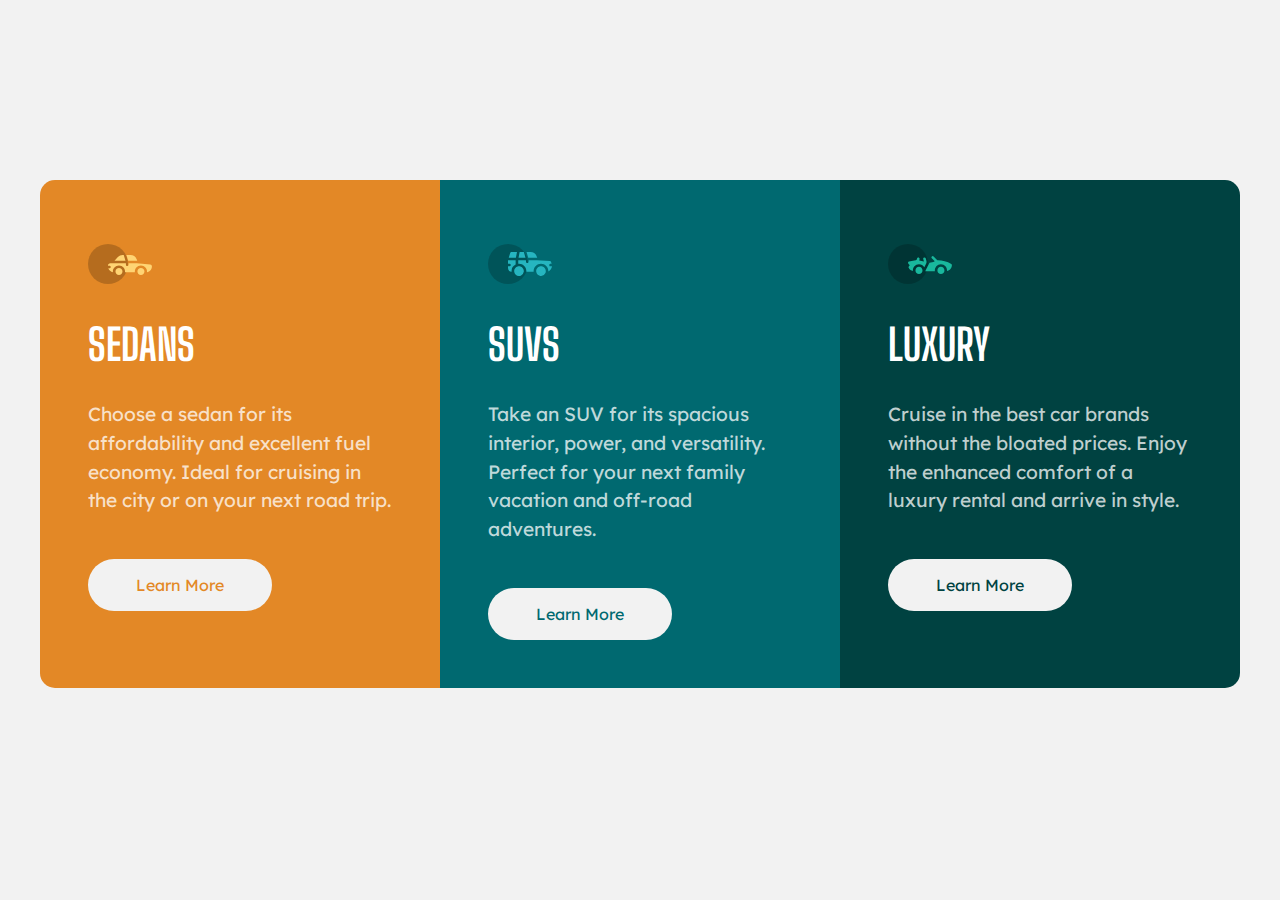
<file: 3-column-preview-card-component-main/index.html>
<!DOCTYPE html>
<html lang="en">
<head>
  <meta charset="UTF-8">
  <meta name="viewport" content="width=device-width, initial-scale=1.0"> <!-- displays site properly based on user's device -->
  <link rel="icon" type="image/png" sizes="32x32" href="./images/favicon-32x32.png">
  <link rel="preconnect" href="https://fonts.googleapis.com">
  <link rel="preconnect" href="https://fonts.gstatic.com" crossorigin>
  <link href="https://fonts.googleapis.com/css2?family=Big+Shoulders+Display:wght@700&family=Lexend+Deca&display=swap" rel="stylesheet">
  <title>Frontend Mentor | 3-column preview card component</title>
  <link rel="stylesheet" href="style.css">
</head>
<body>
  
  <div class="column-preview grid">
    <div class="card sedan">
      <img src="images/icon-sedans.svg" alt="sedans icon img" class="icon">
      <h1 class="title">Sedans</h1>
      <p class="description">
        Choose a sedan for its affordability and excellent fuel economy. Ideal for cruising in the city 
  or on your next road trip.
      </p>
      <a href="" class="button">Learn More</a>
    </div>
    <div class="card suvs">
      <img src="images/icon-suvs.svg" alt="suv icon img" class="icon">
      <h1 class="title">SUVs</h1>
      <p class="description">
        Take an SUV for its spacious interior, power, and versatility. Perfect for your next family vacation 
  and off-road adventures.
      </p>
      <a href="" class="button">Learn More</a>
    </div>
    <div class="card luxury">
      <img src="images/icon-luxury.svg" alt="luxury icon img" class="icon">
      <h1 class="title">Luxury</h1>
      <p class="description">
        Cruise in the best car brands without the bloated prices. Enjoy the enhanced comfort of a luxury 
  rental and arrive in style.
      </p>
      <a href="" class="button">Learn More</a>
    </div>
  </div>
  
</body>
</html>
</file>
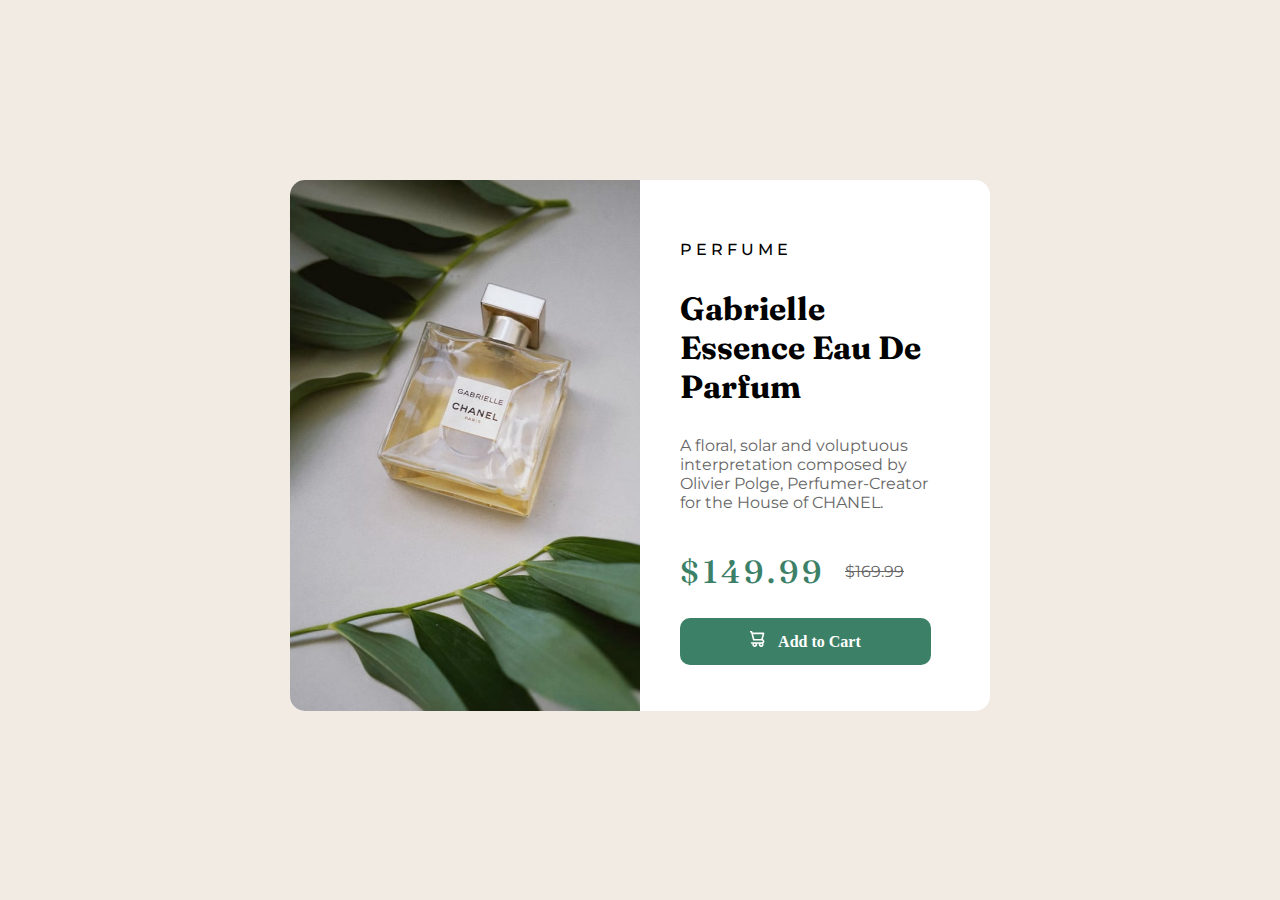
<file: product-preview-card-component-main/index.html>
<!DOCTYPE html>
<html lang="en">
<head>
  <meta charset="UTF-8">
  <meta name="viewport" content="width=device-width, initial-scale=1.0"> <!-- displays site properly based on user's device -->

  <link rel="icon" type="image/png" sizes="32x32" href="./images/favicon-32x32.png">
  <link rel="preconnect" href="https://fonts.googleapis.com">
  <link rel="preconnect" href="https://fonts.gstatic.com" crossorigin>
  <link href="https://fonts.googleapis.com/css2?family=Fraunces:wght@700&family=Montserrat:wght@500;700&display=swap" rel="stylesheet">
  
  <title>Frontend Mentor | Product preview card component</title>
  <link rel="stylesheet" href="style.css">
  <link rel="preconnect" href="https://fonts.googleapis.com">
</head>
<body class="grid">

  <div class="card">
    <div class="card-header">
      <img src="images/image-product-mobile.jpg" alt="">
    </div>
    <div class="card-content">
        <h2 class="muted-title">Perfume</h2>
        <h1 class="title">Gabrielle Essence Eau De Parfum</h1>
        <p class="description">
          A floral, solar and voluptuous interpretation composed by Olivier Polge, 
        Perfumer-Creator for the House of CHANEL.
        </p>
        <div class="price">
          <h2 class="discount-price">$149.99</h2>
          <p class="actual-price">$169.99</p>
        </div>
        <a class="button"> <img src="images/icon-cart.svg" alt=""> Add to Cart</a>
    </div>
    </section>
  </div>

</body>
</html>
</file>
<file: 3-column-preview-card-component-main/style.css>
/* variables */
:root {
    --primary: hsl(31, 77%, 52%);
    --secondary: hsl(184, 100%, 22%);
    --tertiary: hsl(179, 100%, 13%);
    --paragraph: hsla(0, 0%, 100%, 0.75);
    --background: hsl(0, 0%, 95%);
}

/* reset */
* {
    box-sizing: border-box;
}

body, h1, p, a {
    margin: 0;
    padding: 0;
    text-decoration: none;
}


/* fonts */
h1 {
    font-family: 'Big Shoulders Display', cursive;
    text-transform: uppercase;
    font-size: 2.7rem;
    color: white;
}

p, a {
    font-family: 'Lexend Deca', sans-serif;
}

p {
    font-size: 1.2rem;
}

/* base style */
body {
    background: var(--background);
}

a.button {
    background-color: var(--background);
    padding: 1em 3em;
    border-radius: 30px;
}

a.button:active {
    background-color: transparent;
    border: 3px solid white;
    color: white;
}

/* mobile style */
.grid {
    display: grid;
    grid-template-columns: 400px;
    justify-content: center;
}

.column-preview {
    margin: 100px 0;
}

.card {
    padding: 4em 3em;
}

.card h1 {
    margin: 30px 0;
}

.description {
    margin-bottom: 60px;
    color: var(--paragraph);
    line-height: 1.8rem;
}

.card:nth-child(1) {
    border-radius: 15px 15px 0 0;
}

.card:nth-child(3) {
    border-radius: 0 0 15px 15px;
}

.sedan {
    background-color: var(--primary);
}

.sedan .button {
    color: var(--primary);
}

.suvs {
    background-color: var(--secondary);
}

.suvs .button {
    color: var(--secondary);
}

.luxury {
    background-color: var(--tertiary);
}

.luxury .button {
    color: var(--tertiary);
}

/* desktop style */
@media screen and (min-width: 1200px) {
    .grid {
        display: grid;
        grid-template-columns: repeat(3, 400px);
        justify-content: center;
    }

    .column-preview {
        margin: 20vh 0;
    }

    .card:nth-child(1) {
        border-radius: 15px 0 0 15px;
    }
    
    .card:nth-child(3) {
        border-radius: 0 15px 15px 0;
    }
}
</file>
<file: product-preview-card-component-main/style.css>
/* Variables */
:root {
	--primary: hsl(158, 36%, 37%);
	--secondary: hsl(30, 38%, 92%);
}
/* Fonts */
@import url('https://fonts.googleapis.com/css2?family=Fraunces:wght@700&family=Montserrat:wght@500;700&display=swap');

.card-content h2, p {
	font-family: 'Montserrat', sans-serif;
}

.price h2, .card-content h1 {
	font-family: 'Fraunces', serif;		
} 

.card-content h2 {
	font-size: 1rem;
	font-weight: 500;
	text-transform: uppercase;
	letter-spacing: 4px;
}

.card-content h1 {
	font-size: 2rem;
}

.card-content p {
	font-size: 1rem;
}

.price h2 {
	font-size: 2rem;
}

.price p {
	text-decoration: line-through;
}

a.button {
	font-weight: 700;
}


/* Reset */
* {
	box-sizing: border-box;
}

body, p, a, h1, h2, h3 {
	margin: 0;
	padding: 0;
	text-decoration: none;
}

/* Base style */
body {
	overflow-x: hidden;
	background-color: var(--secondary);
}

.button {
	background-color: var(--primary);
	padding: 20px 100px;
	border-radius: 10px;
	margin: 0 auto;
	color: white;
}


/* Mobile Style */
.card {
	width: 400px;
	margin: 50px auto;
	background-color: white;
	border-radius: 15px;
}

.title {
	margin-top: 20px;
}

.card-content {
	padding: 30px 40px 50px;
}

.card-header img {
	background-image: url(images/image-product-mobile.jpg);
	width: 100%;
	border-radius: 15px 15px 0 0;
}

.description {
	margin-top: 20px;
	color: #666;
}

.price {
	display: flex;
	padding: 20px 0;
	margin-bottom: 20px;
}

.discount-price {
	color: var(--primary);
}

.actual-price {
	color: #666;
	align-self: center;
	margin-left: 20px;
}

.button img {
	margin-right: 10px;
}


/* Tablet Style */
@media screen and (min-width: 960px) {


	.card {
		width: 700px;
		display: grid;
		grid-template-columns: repeat(2, 1fr);
		margin-top: 20vh;
	}

	.card-header {
		grid-column: 1/2;
		background-image: url(images/image-product-desktop.jpg);
		background-size: cover;
		border-radius: 15px 0 0 15px;
	}

	.card-header img {
		display: none;
	}

	.card-content {
		padding: 60px 40px;
		grid-column: 2/2;
	}

	.title {
		margin: 30px 0;
	}

	.description {
		margin: 20px 0;
	}

	.button {
		padding: 15px 70px;
	}
}
</file>
